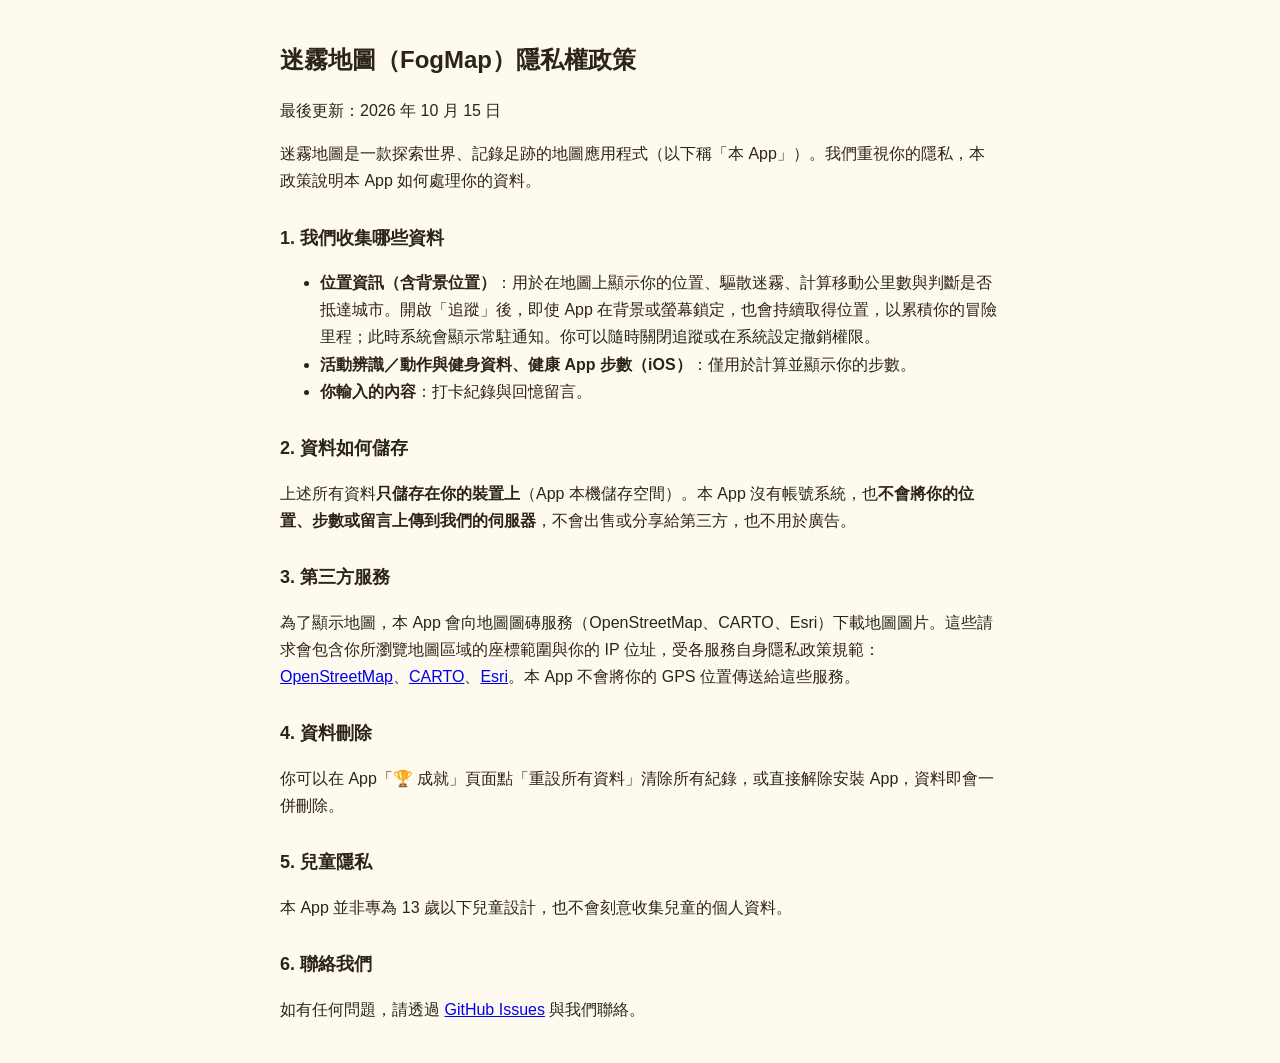
<file: privacy-policy.html>
<!doctype html><html lang="zh-TW"><head><meta charset="utf-8"><meta name="viewport" content="width=device-width,initial-scale=1"><title>迷霧地圖 隱私權政策</title>
<style>body{font-family:-apple-system,"PingFang TC","Noto Sans TC",sans-serif;max-width:720px;margin:0 auto;padding:24px;line-height:1.7;color:#2b2418;background:#fffaf0}h1{font-size:24px}h2{font-size:18px;margin-top:28px}</style></head><body>
<h1>迷霧地圖（FogMap）隱私權政策</h1><p>最後更新：2026 年 10 月 15 日</p>
<p>迷霧地圖是一款探索世界、記錄足跡的地圖應用程式（以下稱「本 App」）。我們重視你的隱私，本政策說明本 App 如何處理你的資料。</p>
<h2>1. 我們收集哪些資料</h2><ul>
<li><b>位置資訊（含背景位置）</b>：用於在地圖上顯示你的位置、驅散迷霧、計算移動公里數與判斷是否抵達城市。開啟「追蹤」後，即使 App 在背景或螢幕鎖定，也會持續取得位置，以累積你的冒險里程；此時系統會顯示常駐通知。你可以隨時關閉追蹤或在系統設定撤銷權限。</li>
<li><b>活動辨識／動作與健身資料、健康 App 步數（iOS）</b>：僅用於計算並顯示你的步數。</li>
<li><b>你輸入的內容</b>：打卡紀錄與回憶留言。</li></ul>
<h2>2. 資料如何儲存</h2><p>上述所有資料<b>只儲存在你的裝置上</b>（App 本機儲存空間）。本 App 沒有帳號系統，也<b>不會將你的位置、步數或留言上傳到我們的伺服器</b>，不會出售或分享給第三方，也不用於廣告。</p>
<h2>3. 第三方服務</h2><p>為了顯示地圖，本 App 會向地圖圖磚服務（OpenStreetMap、CARTO、Esri）下載地圖圖片。這些請求會包含你所瀏覽地圖區域的座標範圍與你的 IP 位址，受各服務自身隱私政策規範：<a href="https://wiki.osmfoundation.org/wiki/Privacy_Policy">OpenStreetMap</a>、<a href="https://carto.com/privacy">CARTO</a>、<a href="https://www.esri.com/en-us/privacy/overview">Esri</a>。本 App 不會將你的 GPS 位置傳送給這些服務。</p>
<h2>4. 資料刪除</h2><p>你可以在 App「🏆 成就」頁面點「重設所有資料」清除所有紀錄，或直接解除安裝 App，資料即會一併刪除。</p>
<h2>5. 兒童隱私</h2><p>本 App 並非專為 13 歲以下兒童設計，也不會刻意收集兒童的個人資料。</p>
<h2>6. 聯絡我們</h2><p>如有任何問題，請透過 <a href="https://github.com/LeeRyan1999/fogmap/issues">GitHub Issues</a> 與我們聯絡。</p>
</body></html>
</file>
